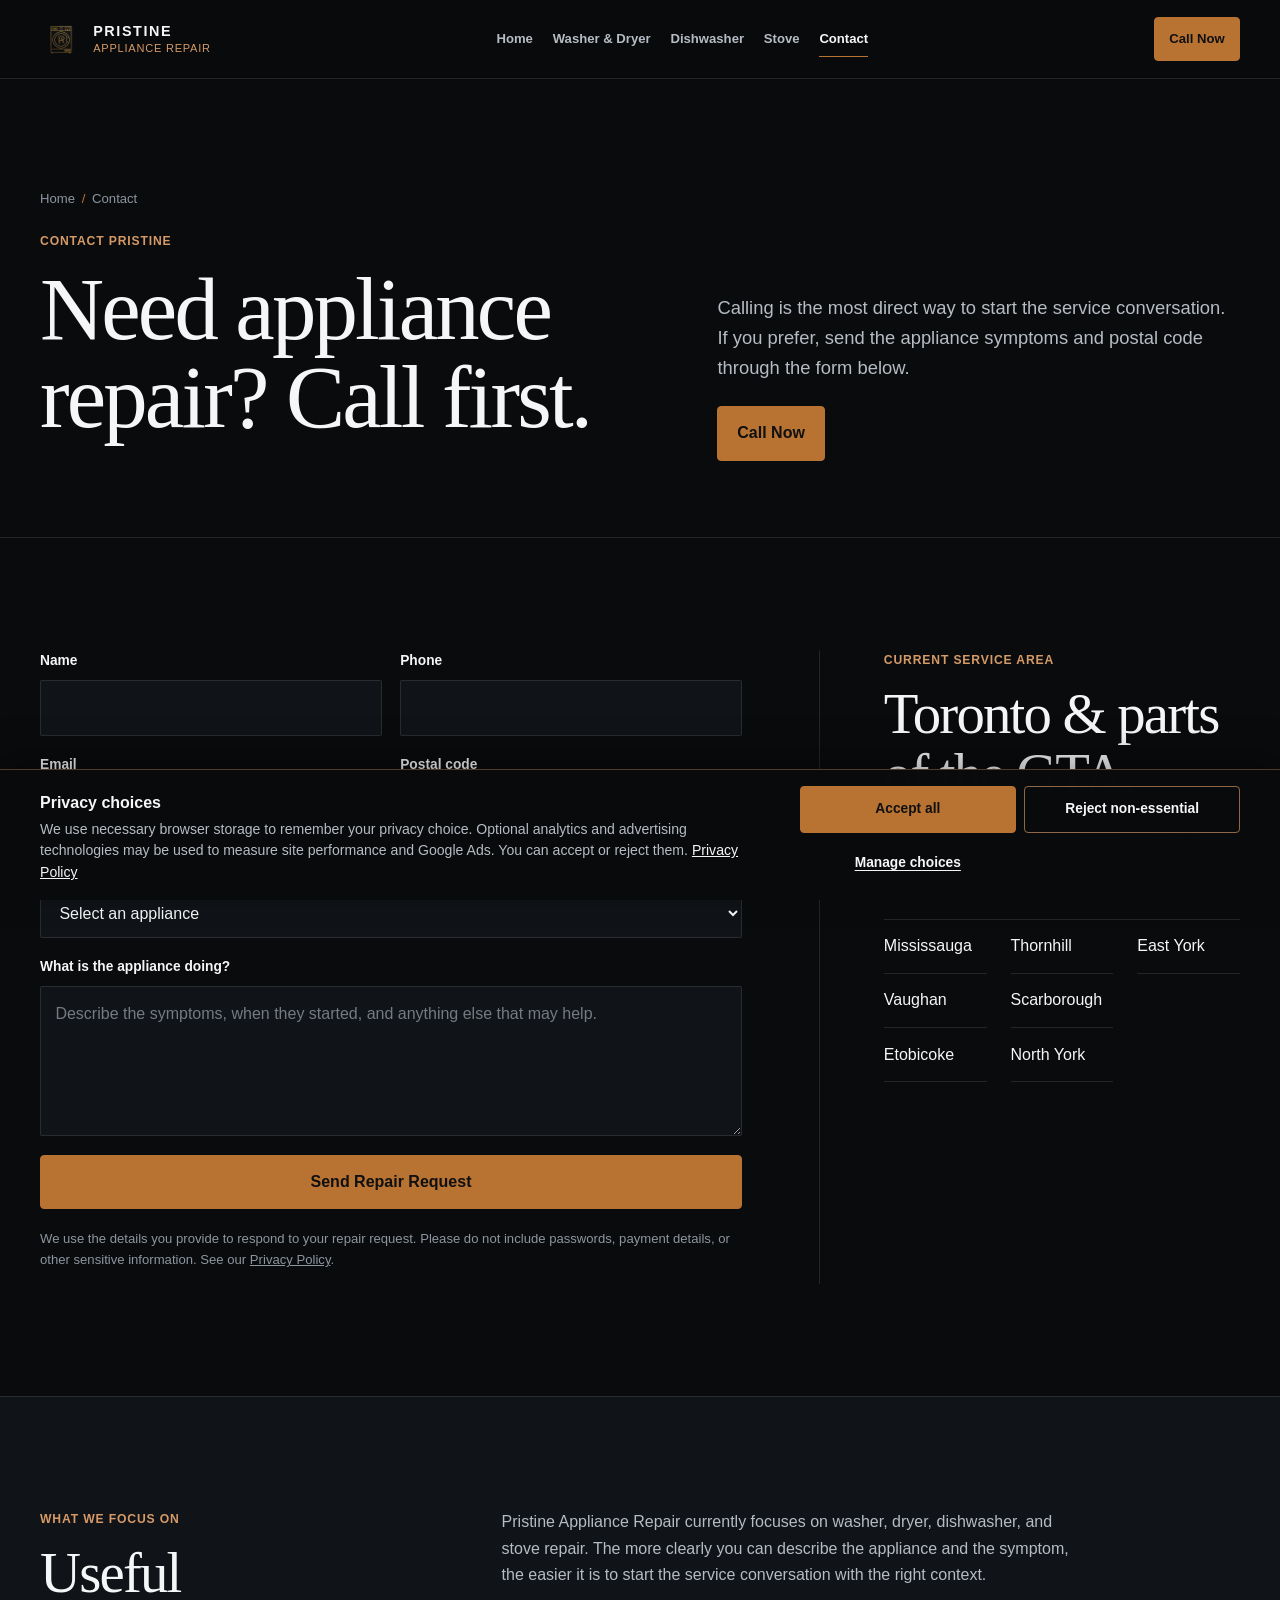
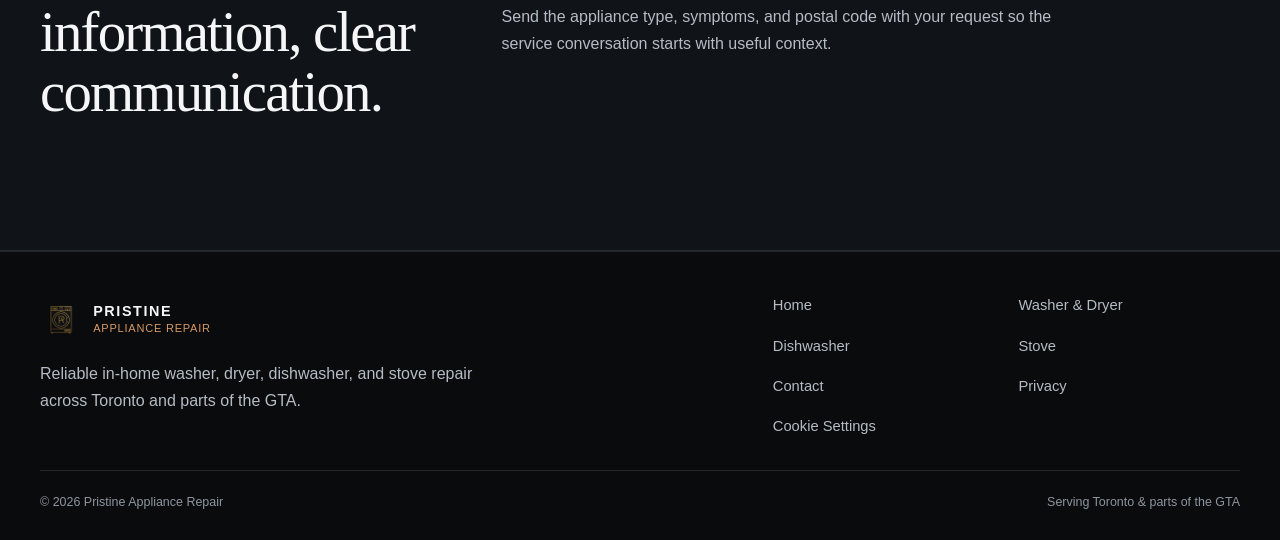
<file: contact.html>
<!doctype html>
<html lang="en-CA">
<head>
  <meta charset="utf-8">
  <meta name="viewport" content="width=device-width, initial-scale=1, viewport-fit=cover">
  <title>Contact Pristine Appliance Repair | Toronto &amp; GTA</title>
  <meta name="description" content="Contact Pristine Appliance Repair for in-home washer, dryer, dishwasher and stove repair across Toronto and parts of the GTA. Call or request service online.">
  <meta name="author" content="Pristine Appliance Repair">
  <meta name="robots" content="index,follow,max-image-preview:large,max-snippet:-1,max-video-preview:-1">
  <meta name="referrer" content="strict-origin-when-cross-origin">
  <meta name="theme-color" content="#090b0d">
  <meta name="color-scheme" content="dark">
  <meta name="geo.region" content="CA-ON">
  <meta name="geo.placename" content="Toronto, Ontario">
  <link rel="canonical" href="https://pristineappliance.ca/contact.html">
  <link rel="alternate" hreflang="en-ca" href="https://pristineappliance.ca/contact.html">
  <link rel="alternate" hreflang="x-default" href="https://pristineappliance.ca/contact.html">
  <link rel="icon" href="assets/images/logo-mark-appliance.png" type="image/png">
  <link rel="apple-touch-icon" href="assets/images/logo-mark-appliance.png">
  <link rel="manifest" href="site.webmanifest">

  <meta property="og:type" content="website">
  <meta property="og:site_name" content="Pristine Appliance Repair">
  <meta property="og:locale" content="en_CA">
  <meta property="og:title" content="Contact Pristine Appliance Repair | Toronto &amp; GTA">
  <meta property="og:description" content="Contact Pristine Appliance Repair for in-home washer, dryer, dishwasher, or stove repair across Toronto and parts of the GTA.">
  <meta property="og:url" content="https://pristineappliance.ca/contact.html">
  <meta property="og:image" content="https://pristineappliance.ca/assets/images/og-contact.png">
  <meta property="og:image:secure_url" content="https://pristineappliance.ca/assets/images/og-contact.png">
  <meta property="og:image:type" content="image/png">
  <meta property="og:image:width" content="1200">
  <meta property="og:image:height" content="630">
  <meta property="og:image:alt" content="Contact Pristine Appliance Repair for washer, dryer, dishwasher, and stove repair in Toronto and the GTA">
  <meta name="twitter:card" content="summary_large_image">
  <meta name="twitter:title" content="Contact Pristine Appliance Repair | Toronto &amp; GTA">
  <meta name="twitter:description" content="Contact Pristine Appliance Repair for in-home washer, dryer, dishwasher, or stove repair across Toronto and parts of the GTA.">
  <meta name="twitter:image" content="https://pristineappliance.ca/assets/images/og-contact.png">
  <meta name="twitter:image:alt" content="Contact Pristine Appliance Repair for washer, dryer, dishwasher, and stove repair in Toronto and the GTA">

  <link rel="stylesheet" href="assets/css/site.css">
  <link rel="stylesheet" href="assets/css/privacy.css">
  <script src="assets/js/consent.js"></script>
  <script src="assets/js/site.js" defer></script>

  <script type="application/ld+json">
  {
    "@context":"https://schema.org",
    "@graph":[
      {"@type":"WebSite","@id":"https://pristineappliance.ca/#website","url":"https://pristineappliance.ca/","name":"Pristine Appliance Repair","inLanguage":"en-CA"},
      {"@type":["LocalBusiness","HomeAndConstructionBusiness"],"@id":"https://pristineappliance.ca/#business","name":"Pristine Appliance Repair","url":"https://pristineappliance.ca/","logo":"https://pristineappliance.ca/assets/images/logo-mark-appliance.png","description":"Pristine Appliance Repair provides reliable in-home washer, dryer, dishwasher, and stove repair across Toronto and parts of the Greater Toronto Area.","areaServed":["Mississauga, Ontario","Vaughan, Ontario","Etobicoke, Toronto, Ontario","Thornhill, Ontario","Scarborough, Toronto, Ontario","North York, Toronto, Ontario","East York, Toronto, Ontario"]},
      {"@type":"ContactPage","@id":"https://pristineappliance.ca/contact.html#webpage","url":"https://pristineappliance.ca/contact.html","name":"Contact Pristine Appliance Repair | Toronto & GTA","isPartOf":{"@id":"https://pristineappliance.ca/#website"},"about":{"@id":"https://pristineappliance.ca/#business"},"inLanguage":"en-CA"},
      {"@type":"BreadcrumbList","itemListElement":[{"@type":"ListItem","position":1,"name":"Home","item":"https://pristineappliance.ca/"},{"@type":"ListItem","position":2,"name":"Contact","item":"https://pristineappliance.ca/contact.html"}]}
    ]
  }
  </script>
</head>
<body>
  <a class="skip-link" href="#main">Skip to main content</a>
  <header class="site-header">
    <div class="shell header-row">
      <a class="brand" href="index.html" aria-label="Pristine Appliance Repair home"><img src="assets/images/logo-mark-appliance.png" alt="" width="42" height="52"><span class="brand-copy"><strong>PRISTINE</strong><span>APPLIANCE REPAIR</span></span></a>
      <nav class="nav-desktop" aria-label="Primary navigation"><a href="index.html">Home</a><a href="dryer-repair.html">Washer &amp; Dryer</a><a href="dishwasher-repair.html">Dishwasher</a><a href="stove-repair.html">Stove</a><a href="contact.html" aria-current="page">Contact</a></nav>
      <a class="button header-cta" href="contact.html#request-form" data-call-link>Call Now</a>
      <button class="menu-toggle" type="button" aria-label="Open menu" aria-expanded="false" aria-controls="mobile-navigation" data-menu-toggle><span class="menu-toggle-lines" aria-hidden="true"><span></span></span></button>
    </div>
    <nav class="mobile-nav" id="mobile-navigation" aria-label="Mobile navigation" aria-hidden="true" data-mobile-nav><a href="index.html">Home</a><a href="dryer-repair.html">Washer &amp; Dryer</a><a href="dishwasher-repair.html">Dishwasher</a><a href="stove-repair.html">Stove</a><a href="contact.html" aria-current="page">Contact</a><a class="button" href="contact.html#request-form" data-call-link>Call Now</a></nav>
  </header>
  <a class="mobile-call-fab" href="contact.html#request-form" data-call-link aria-label="Call Pristine Appliance Repair" title="Call Now">
    <svg viewBox="0 0 24 24" aria-hidden="true" fill="none" stroke="currentColor" stroke-width="1.8" stroke-linecap="round" stroke-linejoin="round">
      <path d="M22 16.92v3a2 2 0 0 1-2.18 2 19.79 19.79 0 0 1-8.63-3.07 19.5 19.5 0 0 1-6-6A19.79 19.79 0 0 1 2.12 4.18 2 2 0 0 1 4.11 2h3a2 2 0 0 1 2 1.72c.12.9.33 1.78.62 2.63a2 2 0 0 1-.45 2.11L8 9.73a16 16 0 0 0 6 6l1.27-1.27a2 2 0 0 1 2.11-.45c.85.29 1.73.5 2.63.62A2 2 0 0 1 22 16.92z"/>
    </svg>
  </a>

  <main id="main">
    <section class="page-hero">
      <div class="shell page-hero-grid"><div><nav class="breadcrumbs" aria-label="Breadcrumb"><a href="index.html">Home</a><span>/</span>Contact</nav><p class="eyebrow" data-reveal>Contact Pristine</p><h1 data-reveal class="reveal-delay-1">Need appliance repair? Call first.</h1></div><div data-reveal="right"><p class="lede">Calling is the most direct way to start the service conversation. If you prefer, send the appliance symptoms and postal code through the form below.</p><div class="button-row contact-intro-actions"><a class="button" href="contact.html#request-form" data-call-link>Call Now</a></div></div></div>
    </section>

    <section class="section" id="request-form">
      <div class="shell contact-layout">
        <div data-reveal="left">
          <div class="form-success" role="status" data-form-success>Thanks — your request was submitted. We’ll follow up using the contact details you provided.</div>
          <form class="form" name="repair-request" method="POST" action="contact.html?sent=1#request-form" data-netlify="true" netlify-honeypot="bot-field">
            <input type="hidden" name="form-name" value="repair-request">
            <p hidden><label>Don’t fill this out: <input name="bot-field"></label></p>
            <div class="form-grid">
              <div class="field"><label for="name">Name</label><input class="input" id="name" name="name" type="text" autocomplete="name" required></div>
              <div class="field"><label for="phone">Phone</label><input class="input" id="phone" name="phone" type="tel" autocomplete="tel" inputmode="tel" required></div>
              <div class="field"><label for="email">Email</label><input class="input" id="email" name="email" type="email" autocomplete="email" required></div>
              <div class="field"><label for="postal">Postal code</label><input class="input" id="postal" name="postal-code" type="text" autocomplete="postal-code" placeholder="e.g. M4B 1B3" required></div>
              <div class="field field-full"><label for="appliance">Appliance</label><select class="input" id="appliance" name="appliance" required><option value="" selected disabled>Select an appliance</option><option value="washer">Washer</option><option value="dryer">Dryer</option><option value="dishwasher">Dishwasher</option><option value="stove">Stove</option></select></div>
              <div class="field field-full"><label for="message">What is the appliance doing?</label><textarea class="input" id="message" name="message" required placeholder="Describe the symptoms, when they started, and anything else that may help."></textarea></div>
            </div>
            <button class="button" type="submit">Send Repair Request</button>
            <p class="form-note">We use the details you provide to respond to your repair request. Please do not include passwords, payment details, or other sensitive information. See our <a href="privacy.html">Privacy Policy</a>.</p>
          </form>
        </div>

        <aside class="contact-aside" data-reveal="right">
          <p class="eyebrow">Current service area</p>
          <h2>Toronto &amp; parts of the GTA.</h2>
          <p>If your location is listed below, include your postal code with the request so service coverage can be confirmed.</p>
          <ul class="area-list"><li>Mississauga</li><li>Vaughan</li><li>Etobicoke</li><li>Thornhill</li><li>Scarborough</li><li>North York</li><li>East York</li></ul>
        </aside>
      </div>
    </section>

    <section class="section process">
      <div class="shell split-copy"><div data-reveal><p class="eyebrow">What we focus on</p><h2>Useful information, clear communication.</h2></div><div class="prose" data-reveal="right"><p>Pristine Appliance Repair currently focuses on washer, dryer, dishwasher, and stove repair. The more clearly you can describe the appliance and the symptom, the easier it is to start the service conversation with the right context.</p><p>Send the appliance type, symptoms, and postal code with your request so the service conversation starts with useful context.</p></div></div>
    </section>
  </main>

  <footer class="site-footer"><div class="shell"><div class="footer-top"><div class="footer-brand"><a class="brand" href="index.html" aria-label="Pristine Appliance Repair home"><img src="assets/images/logo-mark-appliance.png" alt="" width="42" height="52"><span class="brand-copy"><strong>PRISTINE</strong><span>APPLIANCE REPAIR</span></span></a><p>Reliable in-home washer, dryer, dishwasher, and stove repair across Toronto and parts of the GTA.</p></div><nav class="footer-nav" aria-label="Footer navigation"><a href="index.html">Home</a><a href="dryer-repair.html">Washer &amp; Dryer</a><a href="dishwasher-repair.html">Dishwasher</a><a href="stove-repair.html">Stove</a><a href="contact.html">Contact</a><a href="privacy.html">Privacy</a><button class="footer-link-button" type="button" data-consent-settings>Cookie Settings</button></nav></div><div class="footer-bottom"><p>© 2026 Pristine Appliance Repair</p><p>Serving Toronto &amp; parts of the GTA</p></div></div></footer>
</body>
</html>
</file>
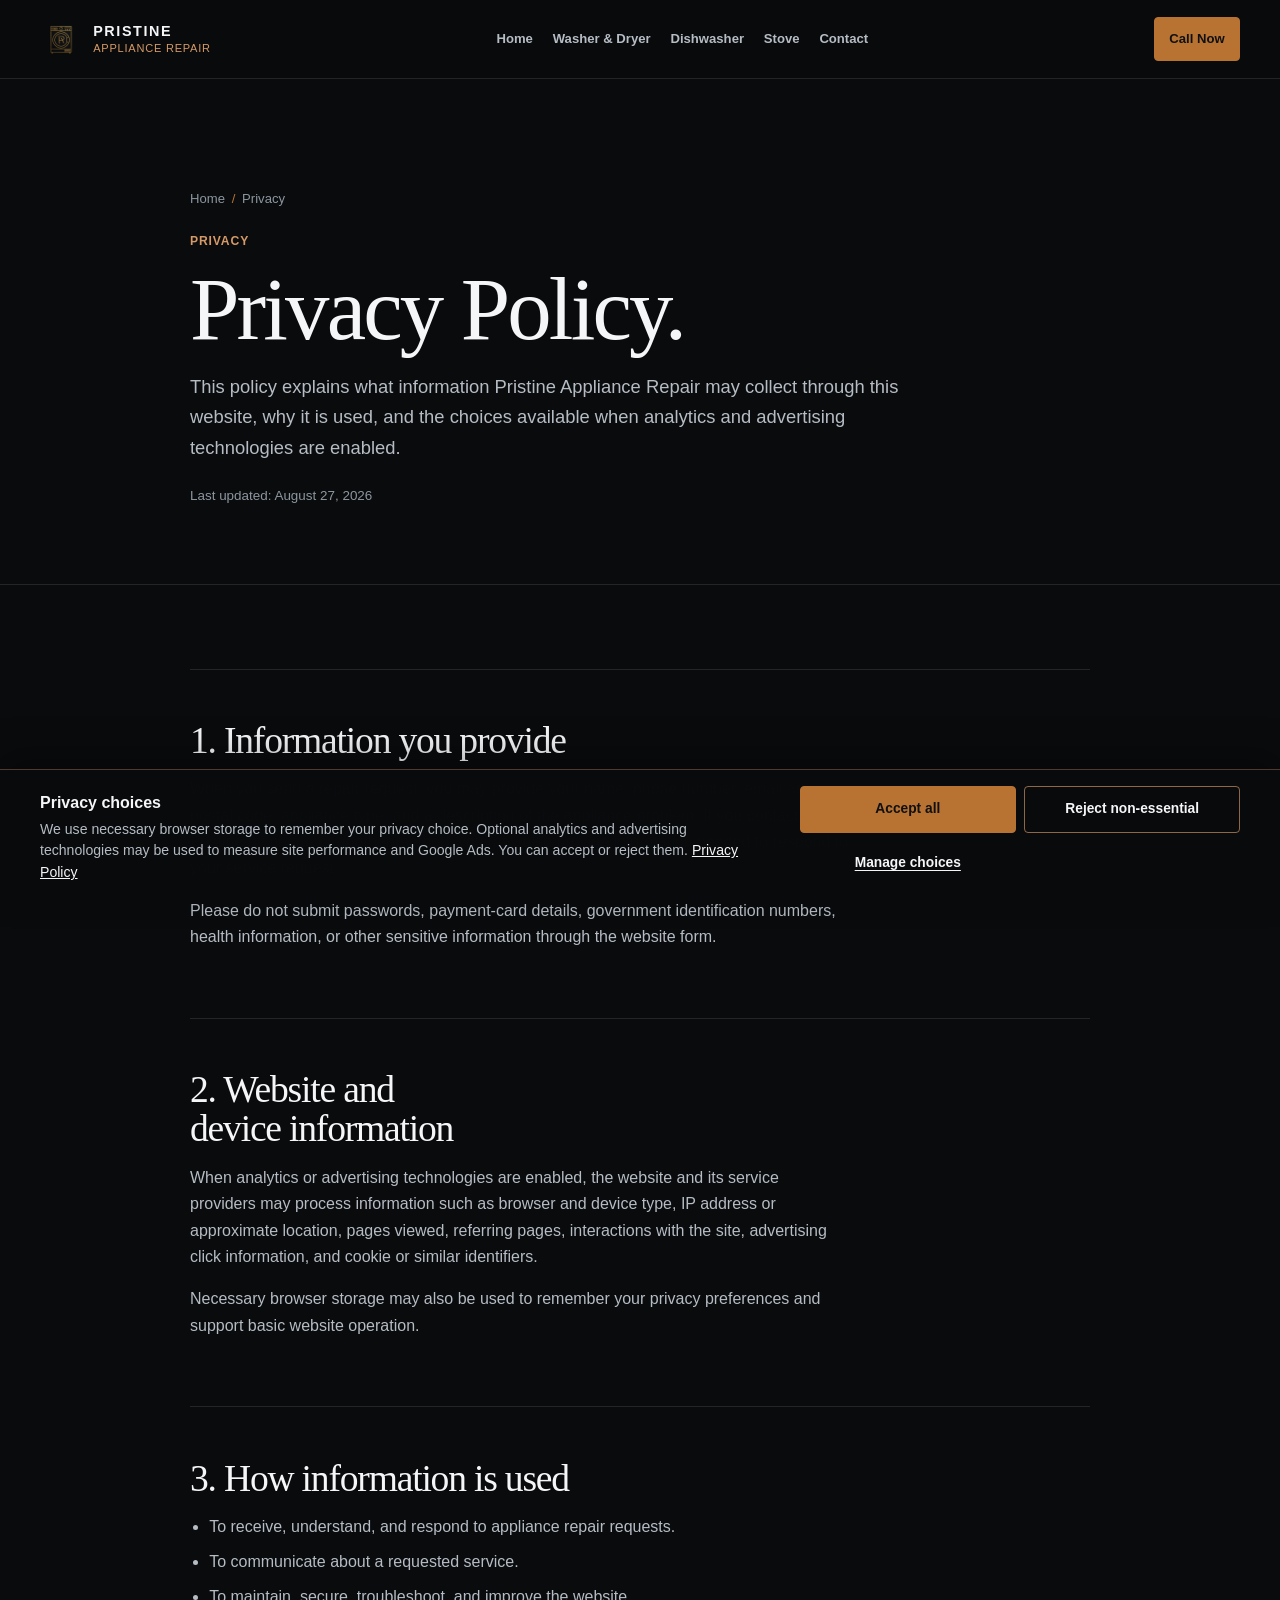
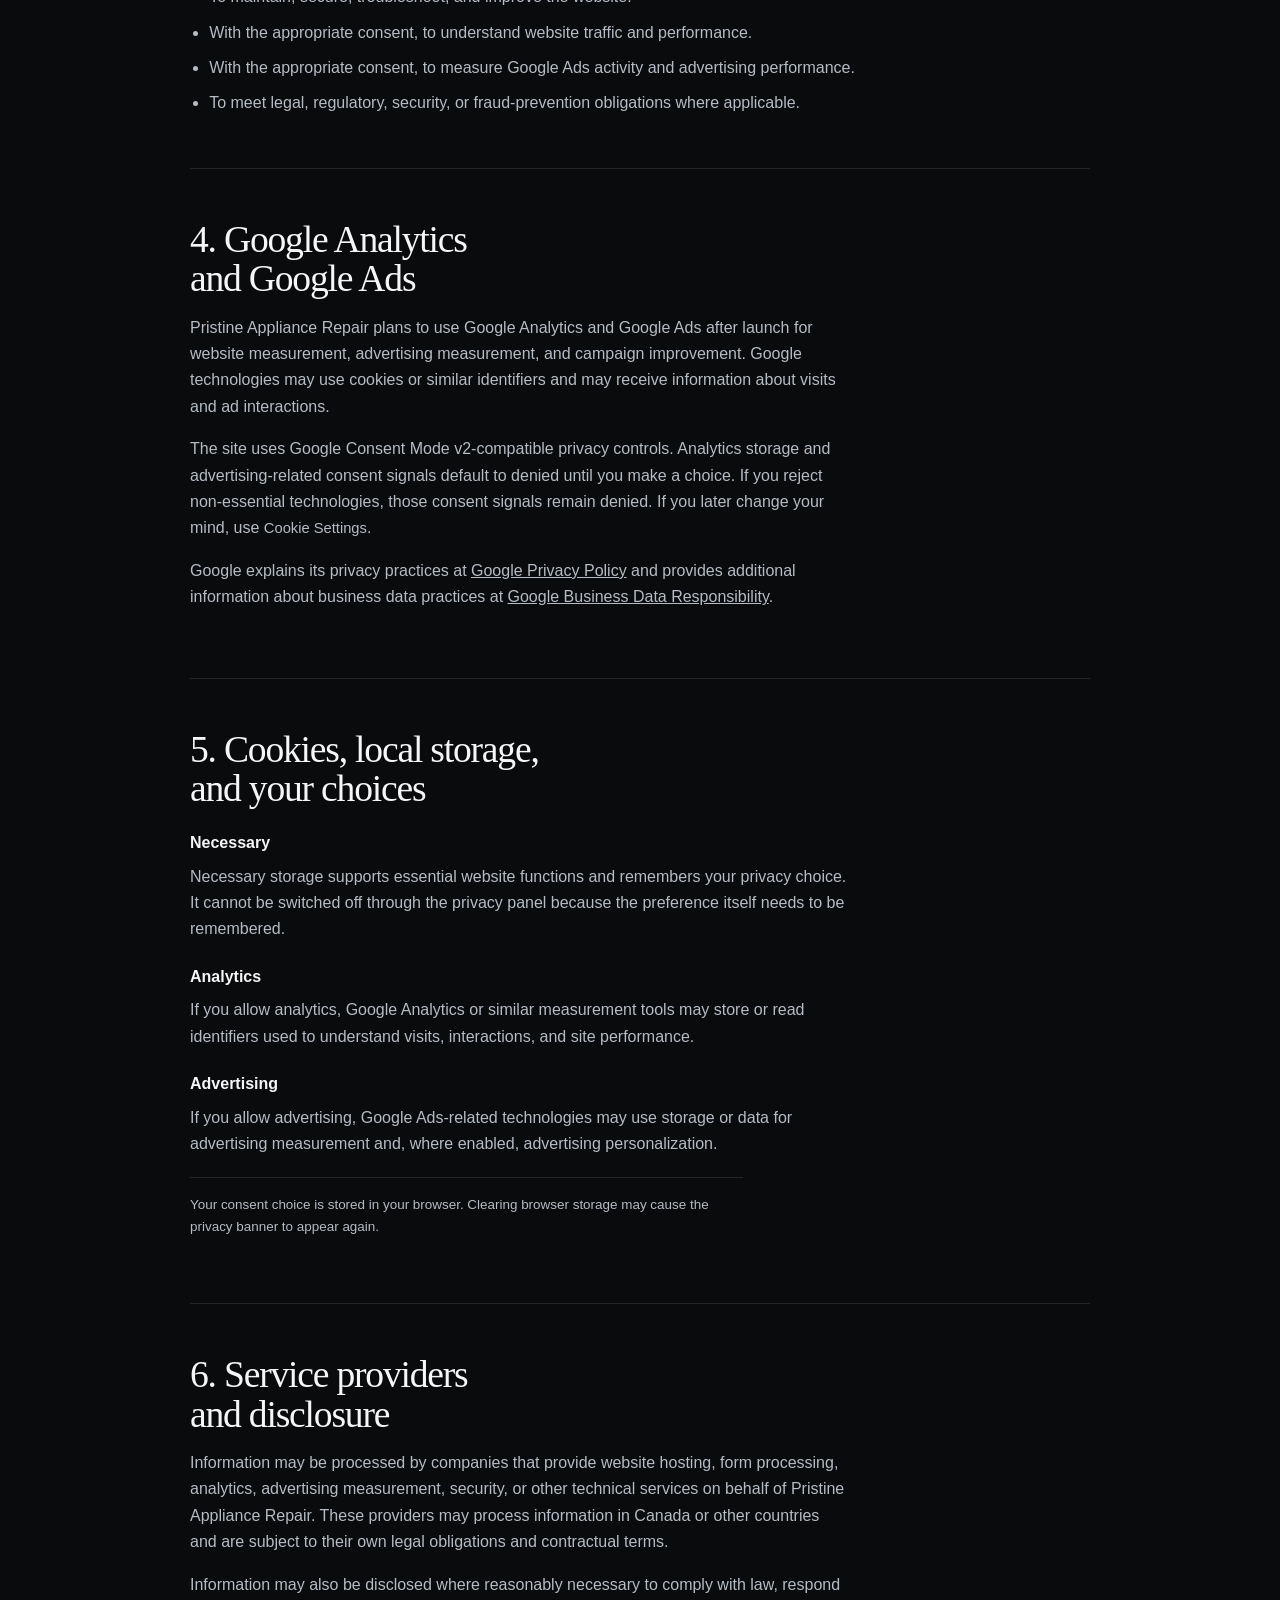
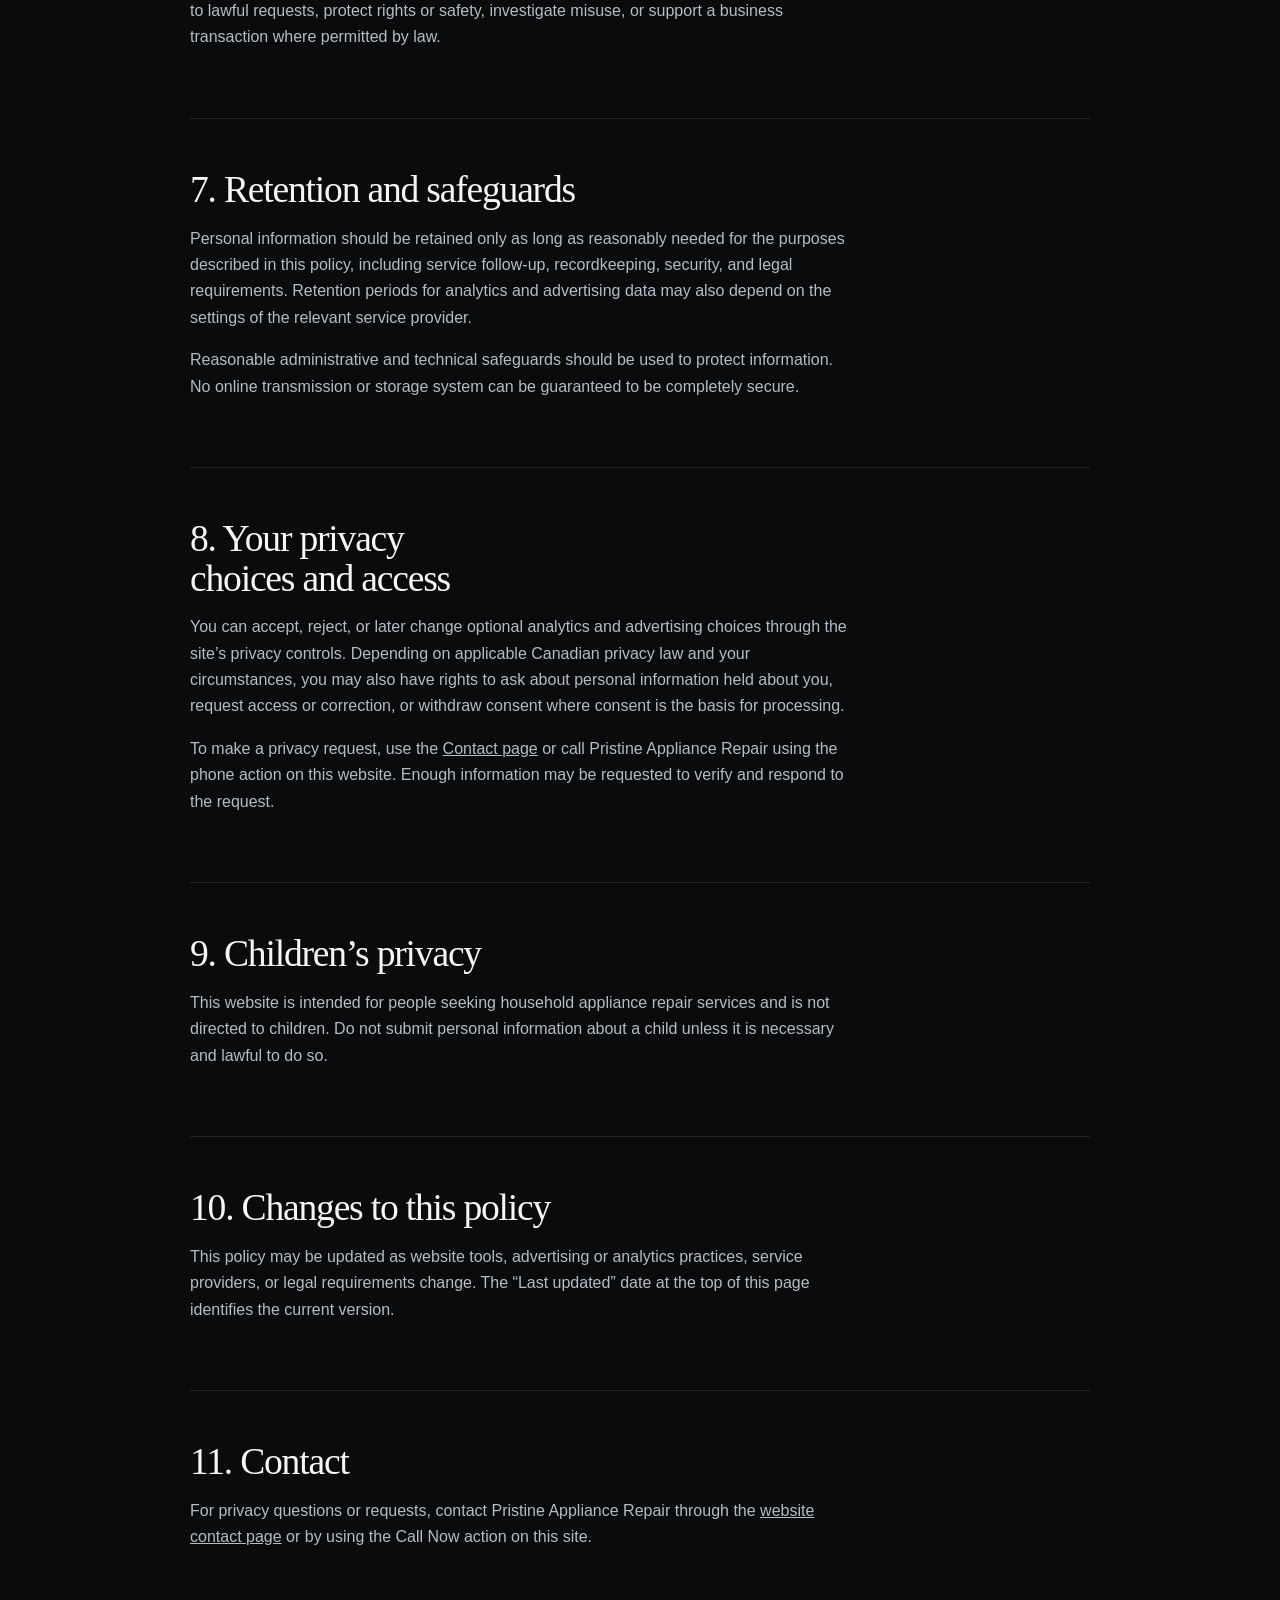
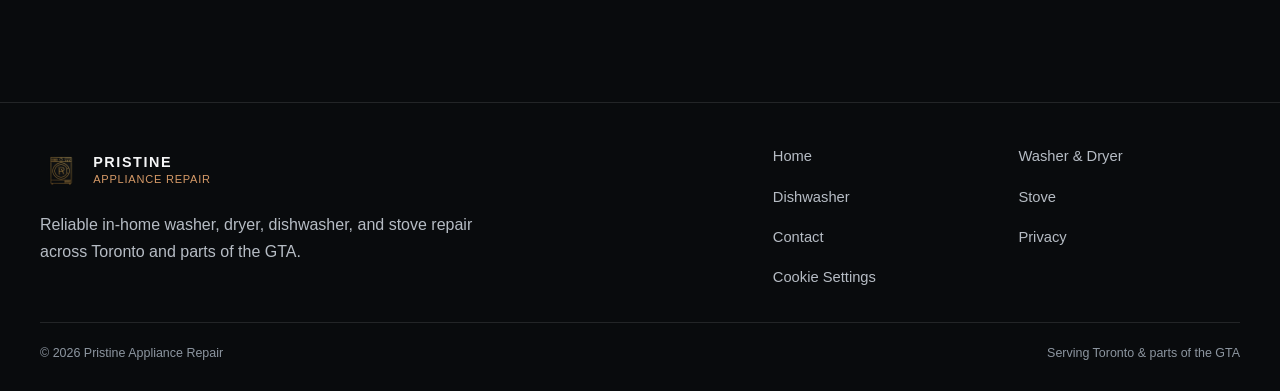
<file: privacy.html>
<!doctype html>
<html lang="en-CA">
<head>
  <meta charset="utf-8">
  <meta name="viewport" content="width=device-width, initial-scale=1, viewport-fit=cover">
  <title>Privacy Policy | Pristine Appliance Repair</title>
  <meta name="description" content="Privacy information for Pristine Appliance Repair, including repair-request data, website analytics, Google Ads measurement, cookies, and consent choices.">
  <meta name="author" content="Pristine Appliance Repair">
  <meta name="robots" content="index,follow,max-image-preview:large,max-snippet:-1,max-video-preview:-1">
  <meta name="referrer" content="strict-origin-when-cross-origin">
  <meta name="theme-color" content="#090b0d">
  <meta name="color-scheme" content="dark">
  <meta name="geo.region" content="CA-ON">
  <meta name="geo.placename" content="Toronto, Ontario">
  <link rel="canonical" href="https://pristineappliance.ca/privacy.html">
  <link rel="alternate" hreflang="en-ca" href="https://pristineappliance.ca/privacy.html">
  <link rel="alternate" hreflang="x-default" href="https://pristineappliance.ca/privacy.html">
  <link rel="icon" href="assets/images/logo-mark-appliance.png" type="image/png">
  <link rel="apple-touch-icon" href="assets/images/logo-mark-appliance.png">
  <link rel="manifest" href="site.webmanifest">

  <meta property="og:type" content="website">
  <meta property="og:site_name" content="Pristine Appliance Repair">
  <meta property="og:locale" content="en_CA">
  <meta property="og:title" content="Privacy Policy | Pristine Appliance Repair">
  <meta property="og:description" content="How Pristine Appliance Repair handles repair-request information, analytics, advertising technologies, cookies, and privacy choices.">
  <meta property="og:url" content="https://pristineappliance.ca/privacy.html">
  <meta property="og:image" content="https://pristineappliance.ca/assets/images/og-home.png">
  <meta property="og:image:secure_url" content="https://pristineappliance.ca/assets/images/og-home.png">
  <meta property="og:image:type" content="image/png">
  <meta property="og:image:width" content="1200">
  <meta property="og:image:height" content="630">
  <meta property="og:image:alt" content="Pristine Appliance Repair privacy policy">
  <meta name="twitter:card" content="summary_large_image">
  <meta name="twitter:title" content="Privacy Policy | Pristine Appliance Repair">
  <meta name="twitter:description" content="How Pristine Appliance Repair handles repair-request information, analytics, advertising technologies, cookies, and privacy choices.">
  <meta name="twitter:image" content="https://pristineappliance.ca/assets/images/og-home.png">
  <meta name="twitter:image:alt" content="Pristine Appliance Repair privacy policy">

  <link rel="stylesheet" href="assets/css/site.css">
  <link rel="stylesheet" href="assets/css/privacy.css">
  <script src="assets/js/consent.js"></script>
  <script src="assets/js/site.js" defer></script>

  <script type="application/ld+json">
  {
    "@context":"https://schema.org",
    "@type":"WebPage",
    "@id":"https://pristineappliance.ca/privacy.html#webpage",
    "url":"https://pristineappliance.ca/privacy.html",
    "name":"Privacy Policy | Pristine Appliance Repair",
    "description":"Privacy information for Pristine Appliance Repair, including repair-request data, website analytics, Google Ads measurement, cookies, and consent choices.",
    "inLanguage":"en-CA"
  }
  </script>
</head>
<body>
  <a class="skip-link" href="#main">Skip to main content</a>

  <header class="site-header">
    <div class="shell header-row">
      <a class="brand" href="index.html" aria-label="Pristine Appliance Repair home"><img src="assets/images/logo-mark-appliance.png" alt="" width="42" height="52"><span class="brand-copy"><strong>PRISTINE</strong><span>APPLIANCE REPAIR</span></span></a>
      <nav class="nav-desktop" aria-label="Primary navigation"><a href="index.html">Home</a><a href="dryer-repair.html">Washer &amp; Dryer</a><a href="dishwasher-repair.html">Dishwasher</a><a href="stove-repair.html">Stove</a><a href="contact.html">Contact</a></nav>
      <a class="button header-cta" href="contact.html#request-form" data-call-link>Call Now</a>
      <button class="menu-toggle" type="button" aria-label="Open menu" aria-expanded="false" aria-controls="mobile-navigation" data-menu-toggle><span class="menu-toggle-lines" aria-hidden="true"><span></span></span></button>
    </div>
    <nav class="mobile-nav" id="mobile-navigation" aria-label="Mobile navigation" aria-hidden="true" data-mobile-nav><a href="index.html">Home</a><a href="dryer-repair.html">Washer &amp; Dryer</a><a href="dishwasher-repair.html">Dishwasher</a><a href="stove-repair.html">Stove</a><a href="contact.html">Contact</a><a class="button" href="contact.html#request-form" data-call-link>Call Now</a></nav>
  </header>

  <a class="mobile-call-fab" href="contact.html#request-form" data-call-link aria-label="Call Pristine Appliance Repair" title="Call Now">
    <svg viewBox="0 0 24 24" aria-hidden="true" fill="none" stroke="currentColor" stroke-width="1.8" stroke-linecap="round" stroke-linejoin="round"><path d="M22 16.92v3a2 2 0 0 1-2.18 2 19.79 19.79 0 0 1-8.63-3.07 19.5 19.5 0 0 1-6-6A19.79 19.79 0 0 1 2.12 4.18 2 2 0 0 1 4.11 2h3a2 2 0 0 1 2 1.72c.12.9.33 1.78.62 2.63a2 2 0 0 1-.45 2.11L8 9.73a16 16 0 0 0 6 6l1.27-1.27a2 2 0 0 1 2.11-.45c.85.29 1.73.5 2.63.62A2 2 0 0 1 22 16.92z"/></svg>
  </a>

  <main id="main">
    <section class="page-hero">
      <div class="policy-wrap">
        <nav class="breadcrumbs" aria-label="Breadcrumb"><a href="index.html">Home</a><span>/</span>Privacy</nav>
        <p class="eyebrow" data-reveal>Privacy</p>
        <h1 data-reveal class="reveal-delay-1">Privacy Policy.</h1>
        <p class="lede policy-lede" data-reveal>This policy explains what information Pristine Appliance Repair may collect through this website, why it is used, and the choices available when analytics and advertising technologies are enabled.</p>
        <p class="policy-meta">Last updated: August 27, 2026</p>
      </div>
    </section>

    <div class="policy-wrap section-tight">
      <section class="policy-section">
        <h2>1. Information you provide</h2>
        <p>When you send a repair request, you may provide your name, phone number, email address, postal code, appliance type, and a description of the appliance problem. If you contact Pristine by phone or another method, you may also provide information needed to respond to your service request.</p>
        <p>Please do not submit passwords, payment-card details, government identification numbers, health information, or other sensitive information through the website form.</p>
      </section>

      <section class="policy-section">
        <h2>2. Website and device information</h2>
        <p>When analytics or advertising technologies are enabled, the website and its service providers may process information such as browser and device type, IP address or approximate location, pages viewed, referring pages, interactions with the site, advertising click information, and cookie or similar identifiers.</p>
        <p>Necessary browser storage may also be used to remember your privacy preferences and support basic website operation.</p>
      </section>

      <section class="policy-section">
        <h2>3. How information is used</h2>
        <ul class="policy-list">
          <li>To receive, understand, and respond to appliance repair requests.</li>
          <li>To communicate about a requested service.</li>
          <li>To maintain, secure, troubleshoot, and improve the website.</li>
          <li>With the appropriate consent, to understand website traffic and performance.</li>
          <li>With the appropriate consent, to measure Google Ads activity and advertising performance.</li>
          <li>To meet legal, regulatory, security, or fraud-prevention obligations where applicable.</li>
        </ul>
      </section>

      <section class="policy-section">
        <h2>4. Google Analytics and Google Ads</h2>
        <p>Pristine Appliance Repair plans to use Google Analytics and Google Ads after launch for website measurement, advertising measurement, and campaign improvement. Google technologies may use cookies or similar identifiers and may receive information about visits and ad interactions.</p>
        <p>The site uses Google Consent Mode v2-compatible privacy controls. Analytics storage and advertising-related consent signals default to denied until you make a choice. If you reject non-essential technologies, those consent signals remain denied. If you later change your mind, use <button class="footer-link-button" type="button" data-consent-settings>Cookie Settings</button>.</p>
        <p>Google explains its privacy practices at <a href="https://policies.google.com/privacy" rel="noopener noreferrer">Google Privacy Policy</a> and provides additional information about business data practices at <a href="https://business.safety.google/privacy/" rel="noopener noreferrer">Google Business Data Responsibility</a>.</p>
      </section>

      <section class="policy-section">
        <h2>5. Cookies, local storage, and your choices</h2>
        <h3>Necessary</h3>
        <p>Necessary storage supports essential website functions and remembers your privacy choice. It cannot be switched off through the privacy panel because the preference itself needs to be remembered.</p>
        <h3>Analytics</h3>
        <p>If you allow analytics, Google Analytics or similar measurement tools may store or read identifiers used to understand visits, interactions, and site performance.</p>
        <h3>Advertising</h3>
        <p>If you allow advertising, Google Ads-related technologies may use storage or data for advertising measurement and, where enabled, advertising personalization.</p>
        <p class="policy-note">Your consent choice is stored in your browser. Clearing browser storage may cause the privacy banner to appear again.</p>
      </section>

      <section class="policy-section">
        <h2>6. Service providers and disclosure</h2>
        <p>Information may be processed by companies that provide website hosting, form processing, analytics, advertising measurement, security, or other technical services on behalf of Pristine Appliance Repair. These providers may process information in Canada or other countries and are subject to their own legal obligations and contractual terms.</p>
        <p>Information may also be disclosed where reasonably necessary to comply with law, respond to lawful requests, protect rights or safety, investigate misuse, or support a business transaction where permitted by law.</p>
      </section>

      <section class="policy-section">
        <h2>7. Retention and safeguards</h2>
        <p>Personal information should be retained only as long as reasonably needed for the purposes described in this policy, including service follow-up, recordkeeping, security, and legal requirements. Retention periods for analytics and advertising data may also depend on the settings of the relevant service provider.</p>
        <p>Reasonable administrative and technical safeguards should be used to protect information. No online transmission or storage system can be guaranteed to be completely secure.</p>
      </section>

      <section class="policy-section">
        <h2>8. Your privacy choices and access</h2>
        <p>You can accept, reject, or later change optional analytics and advertising choices through the site’s privacy controls. Depending on applicable Canadian privacy law and your circumstances, you may also have rights to ask about personal information held about you, request access or correction, or withdraw consent where consent is the basis for processing.</p>
        <p>To make a privacy request, use the <a href="contact.html">Contact page</a> or call Pristine Appliance Repair using the phone action on this website. Enough information may be requested to verify and respond to the request.</p>
      </section>

      <section class="policy-section">
        <h2>9. Children’s privacy</h2>
        <p>This website is intended for people seeking household appliance repair services and is not directed to children. Do not submit personal information about a child unless it is necessary and lawful to do so.</p>
      </section>

      <section class="policy-section">
        <h2>10. Changes to this policy</h2>
        <p>This policy may be updated as website tools, advertising or analytics practices, service providers, or legal requirements change. The “Last updated” date at the top of this page identifies the current version.</p>
      </section>

      <section class="policy-section">
        <h2>11. Contact</h2>
        <p>For privacy questions or requests, contact Pristine Appliance Repair through the <a href="contact.html">website contact page</a> or by using the Call Now action on this site.</p>
      </section>
    </div>
  </main>

  <footer class="site-footer"><div class="shell"><div class="footer-top"><div class="footer-brand"><a class="brand" href="index.html" aria-label="Pristine Appliance Repair home"><img src="assets/images/logo-mark-appliance.png" alt="" width="42" height="52"><span class="brand-copy"><strong>PRISTINE</strong><span>APPLIANCE REPAIR</span></span></a><p>Reliable in-home washer, dryer, dishwasher, and stove repair across Toronto and parts of the GTA.</p></div><nav class="footer-nav" aria-label="Footer navigation"><a href="index.html">Home</a><a href="dryer-repair.html">Washer &amp; Dryer</a><a href="dishwasher-repair.html">Dishwasher</a><a href="stove-repair.html">Stove</a><a href="contact.html">Contact</a><a href="privacy.html" aria-current="page">Privacy</a><button class="footer-link-button" type="button" data-consent-settings>Cookie Settings</button></nav></div><div class="footer-bottom"><p>© 2026 Pristine Appliance Repair</p><p>Serving Toronto &amp; parts of the GTA</p></div></div></footer>
</body>
</html>
</file>
<file: assets/css/site.css>
:root {
  --ink: #090b0d;
  --ink-2: #101317;
  --ink-3: #171b1e;
  --paper: #f5f6f7;
  --muted: #b6bcc4;
  --steel: #8d96a0;
  --copper: #b87333;
  --copper-light: #d69a67;
  --line: rgba(245, 246, 247, 0.11);
  --line-strong: rgba(214, 154, 103, 0.34);
  --max: 1200px;
  --gutter: clamp(1rem, 4vw, 2rem);
  --section: clamp(4rem, 9vw, 7rem);
  --display: "Iowan Old Style", "Palatino Linotype", "Book Antiqua", Palatino, Georgia, serif;
  --sans: Inter, ui-sans-serif, -apple-system, BlinkMacSystemFont, "Segoe UI", sans-serif;
}

* { box-sizing: border-box; }
html { scroll-behavior: smooth; }
body {
  margin: 0;
  min-width: 320px;
  overflow-x: clip;
  background: var(--ink);
  color: var(--paper);
  font-family: var(--sans);
  line-height: 1.65;
  text-rendering: optimizeLegibility;
  -webkit-font-smoothing: antialiased;
}
body.menu-open { overflow: hidden; }
figure { margin: 0; }
img, svg { display: block; max-width: 100%; }
a { color: inherit; }
button, input, select, textarea { font: inherit; }
button { color: inherit; }
::selection { background: var(--copper); color: #fff; }

.skip-link {
  position: fixed;
  left: 1rem;
  top: 1rem;
  z-index: 9999;
  transform: translateY(-180%);
  background: var(--paper);
  color: var(--ink);
  padding: .8rem 1rem;
  border-radius: 4px;
  text-decoration: none;
}
.skip-link:focus { transform: translateY(0); }

.shell {
  width: min(var(--max), calc(100% - (var(--gutter) * 2)));
  margin-inline: auto;
  min-width: 0;
}
.section { padding-block: var(--section); }
.section-tight { padding-block: clamp(3rem, 7vw, 5.25rem); }
.divider { border-top: 1px solid var(--line); }
.eyebrow {
  margin: 0 0 .85rem;
  color: var(--copper-light);
  font-size: .76rem;
  font-weight: 700;
  letter-spacing: .07em;
  text-transform: uppercase;
}
.kicker { color: var(--muted); font-size: .9rem; }

h1, h2, h3, p { margin-top: 0; }
h1, h2, h3 { text-wrap: balance; }
h1, h2 {
  font-family: var(--display);
  font-weight: 500;
  letter-spacing: -.032em;
}
h1 {
  margin-bottom: 1.15rem;
  font-size: clamp(2.45rem, 10.2vw, 5.55rem);
  line-height: 1;
}
h2 {
  margin-bottom: 1rem;
  font-size: clamp(2rem, 6.7vw, 3.55rem);
  line-height: 1.05;
}
h3 {
  margin-bottom: .7rem;
  font-size: clamp(1.28rem, 4vw, 1.68rem);
  line-height: 1.22;
}
p { color: var(--muted); }
.lede {
  max-width: 64ch;
  font-size: clamp(1.02rem, 2.7vw, 1.15rem);
  text-wrap: pretty;
}
.prose { max-width: 66ch; }
.prose p + p { margin-top: 1rem; }

.site-header {
  position: sticky;
  inset: 0 0 auto;
  z-index: 1000;
  background: rgba(9, 11, 13, .97);
  border-bottom: 1px solid var(--line);
  transition: background .35s ease, border-color .35s ease;
}
.site-header.is-scrolled {
  background: rgba(9, 11, 13, .99);
  border-color: rgba(214, 154, 103, .2);
}
.header-row {
  min-height: 70px;
  display: flex;
  align-items: center;
  justify-content: space-between;
  gap: 1rem;
}
.brand {
  min-width: 0;
  display: inline-flex;
  align-items: center;
  gap: .7rem;
  color: var(--paper);
  text-decoration: none;
}
.brand img { width: 38px; height: 48px; object-fit: contain; }
.brand-copy { display: grid; line-height: 1.05; }
.brand-copy strong { font-size: .82rem; letter-spacing: .11em; font-weight: 700; }
.brand-copy span { margin-top: .22rem; color: var(--copper-light); font-size: .65rem; letter-spacing: .07em; }

.nav-desktop { display: none; }
.button.header-cta { display: none; }
.menu-toggle {
  width: 44px;
  height: 44px;
  padding: 0;
  border: 1px solid var(--line);
  border-radius: 4px;
  background: transparent;
  display: grid;
  place-items: center;
  cursor: pointer;
}
.menu-toggle-lines { width: 19px; height: 14px; position: relative; }
.menu-toggle-lines::before,
.menu-toggle-lines::after,
.menu-toggle-lines span {
  content: "";
  position: absolute;
  left: 0;
  width: 100%;
  height: 1.5px;
  background: var(--paper);
  transition: transform .28s ease, top .28s ease, opacity .2s ease;
}
.menu-toggle-lines::before { top: 0; }
.menu-toggle-lines span { top: 6px; }
.menu-toggle-lines::after { top: 12px; }
.menu-toggle[aria-expanded="true"] .menu-toggle-lines::before { top: 6px; transform: rotate(45deg); }
.menu-toggle[aria-expanded="true"] .menu-toggle-lines span { opacity: 0; }
.menu-toggle[aria-expanded="true"] .menu-toggle-lines::after { top: 6px; transform: rotate(-45deg); }

.mobile-nav {
  position: fixed;
  inset: 70px 0 0;
  z-index: 999;
  background: var(--ink);
  padding: 1.4rem var(--gutter) calc(2rem + env(safe-area-inset-bottom));
  display: flex;
  flex-direction: column;
  transform: translateX(100%);
  transition: transform .42s cubic-bezier(.22,1,.36,1);
  visibility: hidden;
}
.mobile-nav.is-open { transform: translateX(0); visibility: visible; }
.mobile-nav a {
  padding: 1.05rem 0;
  border-bottom: 1px solid var(--line);
  color: var(--paper);
  font-family: var(--display);
  font-size: 1.5rem;
  text-decoration: none;
}
.mobile-nav a[aria-current="page"] { color: var(--copper-light); }
.mobile-nav .button {
  margin-top: 1.5rem;
  border-bottom: 1px solid var(--copper);
  font-family: var(--sans);
  font-size: .95rem;
}

.button-row { display: flex; flex-wrap: wrap; gap: .75rem; }
.button {
  min-height: 50px;
  padding: .82rem 1.18rem;
  border: 1px solid var(--copper);
  border-radius: 4px;
  display: inline-flex;
  align-items: center;
  justify-content: center;
  gap: .55rem;
  background: var(--copper);
  color: #101010;
  font-weight: 750;
  text-decoration: none;
  transition: transform .2s ease, background .2s ease, border-color .2s ease, color .2s ease;
}
.button:hover { background: var(--copper-light); border-color: var(--copper-light); transform: translateY(-2px); }
.button-secondary { background: transparent; color: var(--paper); border-color: rgba(214,154,103,.65); }
.button-secondary:hover { color: var(--ink); }
.text-link {
  display: inline-flex;
  align-items: center;
  gap: .55rem;
  color: var(--paper);
  text-decoration: none;
  font-weight: 700;
}
.text-link::after { content: "→"; color: var(--copper-light); transition: transform .2s ease; }
.text-link:hover::after { transform: translateX(4px); }

.mobile-call-fab {
  position: fixed;
  right: max(1rem, env(safe-area-inset-right));
  bottom: max(1rem, calc(env(safe-area-inset-bottom) + .65rem));
  z-index: 990;
  width: 54px;
  height: 54px;
  border: 1px solid var(--copper-light);
  border-radius: 50%;
  display: inline-grid;
  place-items: center;
  background: var(--copper);
  color: var(--ink);
  box-shadow: 0 8px 22px rgba(0,0,0,.28);
  text-decoration: none;
  transition: transform .2s ease, background .2s ease;
}
.mobile-call-fab:hover { transform: translateY(-2px); background: var(--copper-light); }
.mobile-call-fab svg { width: 22px; height: 22px; }

.hero { overflow: clip; border-bottom: 1px solid var(--line); }
.hero-grid { min-height: 0; display: grid; }
.hero-copy {
  min-width: 0;
  padding: clamp(3rem, 9vw, 5.6rem) 0 clamp(2.5rem, 8vw, 4.6rem);
  align-self: center;
}
.hero-copy h1 { max-width: 12.5ch; }
.hero-copy .lede { max-width: 58ch; margin-bottom: 1.55rem; }
.hero-rule { width: 52px; height: 1px; margin: 1.05rem 0 1.4rem; background: var(--copper); transform-origin: left; }
.hero-meta {
  max-width: 62ch;
  margin-top: 1.45rem;
  padding-top: 1.1rem;
  border-top: 1px solid var(--line);
  color: var(--steel);
  font-size: .86rem;
  text-wrap: pretty;
}
.hero-visual {
  aspect-ratio: 4 / 5;
  margin-inline: calc(var(--gutter) * -1);
  position: relative;
  overflow: hidden;
  background: var(--ink-2);
  border-top: 1px solid var(--line);
}
.hero-visual::after {
  content: "";
  position: absolute;
  inset: 0;
  border: 1px solid rgba(184,115,51,.16);
  pointer-events: none;
}
.hero-visual img {
  width: 100%;
  height: 100%;
  object-fit: cover;
  transform: scale(1.018) translate3d(var(--px, 0), var(--py, 0), 0);
  transition: transform .7s cubic-bezier(.22,1,.36,1), filter .5s ease;
}
.hero-visual .photo-hero {
  filter: saturate(.9) contrast(1.02) brightness(.79);
  object-position: center 68%;
}

.intro-band {
  display: grid;
  gap: 1.65rem;
  padding-block: clamp(2.7rem, 7vw, 4.2rem);
}
.intro-band > div { min-width: 0; }
.intro-band strong {
  display: block;
  margin-bottom: .42rem;
  font-family: var(--display);
  font-size: 1.34rem;
  font-weight: 500;
}
.intro-band p { margin-bottom: 0; }

.service-feature { display: grid; gap: 2rem; align-items: center; }
.service-feature + .service-feature { margin-top: clamp(4rem, 9vw, 7rem); }
.service-media {
  aspect-ratio: 3 / 2;
  position: relative;
  overflow: hidden;
  background: var(--ink-2);
  border: 1px solid var(--line);
}
.service-media img {
  width: 100%;
  height: 100%;
  object-fit: cover;
  filter: saturate(.92) contrast(1.02);
  transition: transform .8s cubic-bezier(.22,1,.36,1), filter .4s ease;
}
.service-media:hover img { transform: scale(1.018); }
.photo-washer { object-position: center center; }
.photo-dryer { object-position: center center; }
.photo-dishwasher { object-position: center center; }
.photo-stove { object-position: center center; }
.service-copy { min-width: 0; max-width: 36rem; }
.service-number {
  margin-bottom: 1.2rem;
  color: var(--copper-light);
  font-family: var(--display);
  font-size: 1.04rem;
}
.service-copy > p:not(.service-number) { text-wrap: pretty; }
.issue-list {
  margin: 1.45rem 0 1.65rem;
  padding: 0;
  list-style: none;
  border-top: 1px solid var(--line);
}
.issue-list li {
  display: flex;
  justify-content: space-between;
  gap: 1rem;
  padding: .78rem 0;
  border-bottom: 1px solid var(--line);
  color: var(--paper);
}
.issue-list li::after {
  content: "";
  width: 7px;
  height: 7px;
  margin-top: .6rem;
  flex: 0 0 auto;
  border: 1px solid var(--copper);
  transform: rotate(45deg);
}

.process { background: var(--ink-2); border-block: 1px solid var(--line); }
.process-head { max-width: 54rem; margin-bottom: 2rem; }
.process-head h2 { max-width: 18ch; }
.process-list { counter-reset: steps; border-top: 1px solid var(--line); }
.process-row {
  counter-increment: steps;
  display: grid;
  grid-template-columns: 2.35rem minmax(0, 1fr);
  column-gap: 1rem;
  row-gap: .28rem;
  padding: 1.25rem 0;
  border-bottom: 1px solid var(--line);
  min-width: 0;
}
.process-row::before {
  content: "0" counter(steps);
  grid-column: 1;
  grid-row: 1 / span 2;
  color: var(--copper-light);
  font-family: var(--display);
  font-size: .95rem;
}
.process-row strong {
  grid-column: 2;
  grid-row: 1;
  min-width: 0;
  color: var(--paper);
}
.process-row p {
  grid-column: 2;
  grid-row: 2;
  min-width: 0;
  margin: 0;
  text-wrap: pretty;
}

.area-layout { display: grid; gap: 2rem; }
.area-layout > * { min-width: 0; }
.area-list {
  margin: 0;
  padding: 0;
  list-style: none;
  columns: 1;
  column-gap: 1.5rem;
  border-top: 1px solid var(--line);
}
.area-list li {
  break-inside: avoid;
  padding: .84rem 0;
  border-bottom: 1px solid var(--line);
  color: var(--paper);
}
.area-note { max-width: 55ch; }

.faq-list { min-width: 0; border-top: 1px solid var(--line); }
.faq-list details { border-bottom: 1px solid var(--line); }
.faq-list summary {
  padding: 1.2rem 2.4rem 1.2rem 0;
  cursor: pointer;
  list-style: none;
  position: relative;
  color: var(--paper);
  font-weight: 700;
  text-wrap: pretty;
}
.faq-list summary::-webkit-details-marker { display: none; }
.faq-list summary::after {
  content: "+";
  position: absolute;
  right: .1rem;
  top: 1.15rem;
  color: var(--copper-light);
  font-size: 1.2rem;
  font-weight: 400;
}
.faq-list details[open] summary::after { content: "–"; }
.faq-answer { max-width: 70ch; padding: 0 2rem 1.25rem 0; color: var(--muted); }

.final-cta {
  display: grid;
  gap: 1.5rem;
  align-items: end;
  padding-block: clamp(3.5rem, 8vw, 6rem);
}
.final-cta h2 { max-width: 22ch; margin-bottom: 0; }

.page-hero {
  padding: clamp(3.4rem, 9vw, 6.8rem) 0 clamp(3rem, 7vw, 4.8rem);
  border-bottom: 1px solid var(--line);
}
.page-hero-grid { display: grid; gap: 2.35rem; align-items: end; }
.page-hero-grid > * { min-width: 0; }
.page-hero h1 { max-width: 13ch; }
.page-hero .lede { margin-bottom: 0; }
.breadcrumbs { margin-bottom: 1.35rem; color: var(--steel); font-size: .82rem; }
.breadcrumbs a { text-decoration: none; }
.breadcrumbs span { margin-inline: .42rem; color: var(--copper); }

.problem-layout { display: grid; gap: 2.2rem; align-items: center; }
.problem-layout > * { min-width: 0; }
.problem-media {
  aspect-ratio: 3 / 2;
  border: 1px solid var(--line);
  background: var(--ink-2);
  overflow: hidden;
}
.problem-media img {
  width: 100%;
  height: 100%;
  object-fit: cover;
  filter: saturate(.92) contrast(1.02);
}
.problem-list {
  margin: 1.25rem 0 0;
  padding: 0;
  list-style: none;
  border-top: 1px solid var(--line);
}
.problem-list li {
  padding: .95rem 0;
  border-bottom: 1px solid var(--line);
  color: var(--paper);
  font-size: 1.04rem;
}
.service-action { margin-top: 1.55rem; }

.split-copy { display: grid; gap: 2rem; }
.split-copy > * { min-width: 0; }
.split-copy aside { padding-top: .35rem; }
.split-copy aside p { color: var(--steel); font-size: .92rem; }

.contact-layout { display: grid; gap: 3rem; }
.contact-layout > * { min-width: 0; }
.contact-intro-actions { margin-top: 1.4rem; }
.form { display: grid; gap: 1.15rem; }
.form-grid { display: grid; gap: 1.15rem; }
.field { display: grid; gap: .45rem; min-width: 0; }
.field label { color: var(--paper); font-size: .86rem; font-weight: 700; }
.input {
  width: 100%;
  min-width: 0;
  min-height: 50px;
  padding: .85rem .9rem;
  border: 1px solid var(--line);
  border-radius: 2px;
  outline: none;
  background: var(--ink-2);
  color: var(--paper);
  transition: border-color .2s ease, background .2s ease;
}
textarea.input { min-height: 150px; resize: vertical; }
.input:focus { border-color: var(--copper); background: #121619; }
.input::placeholder { color: #747b81; }
.form-note { font-size: .82rem; color: var(--steel); }
.form-success {
  display: none;
  margin-bottom: 1.25rem;
  padding: 1rem 0;
  border-block: 1px solid var(--line-strong);
  color: var(--paper);
}
.form-success.is-visible { display: block; }
.contact-aside { border-top: 1px solid var(--line); padding-top: 1.6rem; }
.contact-aside .area-list { margin-top: 1.25rem; }

.site-footer { border-top: 1px solid var(--line); padding: 2.6rem 0 calc(5.6rem + env(safe-area-inset-bottom)); }
.footer-top { display: grid; gap: 2rem; }
.footer-brand { max-width: 28rem; }
.footer-brand .brand { margin-bottom: 1rem; }
.footer-nav { display: grid; grid-template-columns: repeat(2, minmax(0, 1fr)); gap: 1rem 1.5rem; }
.footer-nav a { color: var(--muted); text-decoration: none; font-size: .92rem; }
.footer-nav a:hover { color: var(--paper); }
.footer-bottom {
  margin-top: 2rem;
  padding-top: 1.3rem;
  border-top: 1px solid var(--line);
  display: flex;
  flex-wrap: wrap;
  justify-content: space-between;
  gap: .7rem 1rem;
  color: var(--steel);
  font-size: .78rem;
}
.footer-bottom p { margin: 0; color: inherit; }

.motion-ready [data-reveal] {
  opacity: 0;
  transform: translateY(20px);
  transition: opacity .72s ease, transform .72s cubic-bezier(.22,1,.36,1);
}
.motion-ready [data-reveal="left"] { transform: translateX(-20px); }
.motion-ready [data-reveal="right"] { transform: translateX(20px); }
.motion-ready [data-reveal].is-visible { opacity: 1; transform: translate(0); }
.reveal-delay-1 { transition-delay: .08s; }
.reveal-delay-2 { transition-delay: .16s; }
.reveal-delay-3 { transition-delay: .24s; }
.motion-ready .hero-visual[data-reveal] {
  clip-path: inset(0 0 0 100%);
  opacity: 1;
  transform: none;
  transition: clip-path 1.05s cubic-bezier(.22,1,.36,1);
}
.motion-ready .hero-visual[data-reveal].is-visible { clip-path: inset(0 0 0 0); }
.motion-ready .mobile-call-fab { animation: call-fab-in .55s .35s both cubic-bezier(.22,1,.36,1); }
.hero-rule { animation: draw-line .85s .2s both cubic-bezier(.22,1,.36,1); }
@keyframes draw-line { from { transform: scaleX(0); } to { transform: scaleX(1); } }
@keyframes call-fab-in { from { opacity: 0; transform: translateY(14px); } to { opacity: 1; transform: translateY(0); } }

:focus-visible { outline: 2px solid var(--copper-light); outline-offset: 3px; }

@media (min-width: 480px) {
  .area-list { columns: 2; }
}

@media (min-width: 640px) {
  .brand-copy strong { font-size: .9rem; }
  .brand-copy span { font-size: .69rem; }
  .form-grid { grid-template-columns: repeat(2, minmax(0, 1fr)); }
  .field-full { grid-column: 1 / -1; }
}

@media (min-width: 768px) {
  .header-row { min-height: 78px; }
  .brand img { width: 42px; height: 52px; }
  .menu-toggle, .mobile-nav, .mobile-call-fab { display: none; }
  .nav-desktop { display: flex; align-items: center; gap: clamp(.75rem, 1.55vw, 1.35rem); }
  .nav-desktop a {
    position: relative;
    color: var(--muted);
    font-size: .82rem;
    font-weight: 650;
    text-decoration: none;
  }
  .nav-desktop a::after {
    content: "";
    position: absolute;
    left: 0;
    right: 100%;
    bottom: -.45rem;
    height: 1px;
    background: var(--copper);
    transition: right .25s ease;
  }
  .nav-desktop a:hover,
  .nav-desktop a[aria-current="page"] { color: var(--paper); }
  .nav-desktop a:hover::after,
  .nav-desktop a[aria-current="page"]::after { right: 0; }
  .button.header-cta { display: inline-flex; min-height: 42px; padding: .62rem .9rem; font-size: .82rem; }

  .intro-band { grid-template-columns: repeat(3, minmax(0, 1fr)); gap: 2.25rem; }
  .service-feature { grid-template-columns: minmax(0, 1.05fr) minmax(0, .95fr); gap: clamp(3rem, 6vw, 5.5rem); }
  .service-feature:nth-child(even) .service-media { order: 2; }
  .service-feature:nth-child(even) .service-copy { order: 1; }

  .process-row {
    grid-template-columns: 3.2rem minmax(190px, .6fr) minmax(0, 1.4fr);
    column-gap: clamp(1.2rem, 3vw, 2.2rem);
    row-gap: 0;
    align-items: baseline;
  }
  .process-row::before { grid-column: 1; grid-row: 1; }
  .process-row strong { grid-column: 2; grid-row: 1; }
  .process-row p { grid-column: 3; grid-row: 1; }

  .area-layout { grid-template-columns: .8fr 1.2fr; gap: clamp(3rem, 7vw, 6rem); }
  .area-list { columns: 2; }
  .final-cta { grid-template-columns: minmax(0, 1fr) auto; gap: 3rem; }
  .page-hero-grid { grid-template-columns: minmax(0, 1.08fr) minmax(0, .92fr); gap: 4rem; }
  .problem-layout { grid-template-columns: minmax(0, .98fr) minmax(0, 1.02fr); gap: clamp(3rem, 6vw, 5.5rem); }
  .problem-layout.reverse .problem-media { order: 2; }
  .split-copy { grid-template-columns: minmax(0, .7fr) minmax(0, 1.3fr); gap: 4rem; }
  .contact-layout { grid-template-columns: minmax(0, 1.25fr) minmax(260px, .75fr); gap: clamp(3rem, 6vw, 5.5rem); }
  .contact-aside { border-top: 0; border-left: 1px solid var(--line); padding: 0 0 0 clamp(2rem, 5vw, 4rem); }
  .site-footer { padding-bottom: 1.7rem; }
  .footer-top { grid-template-columns: 1.2fr .8fr; align-items: start; }
}

@media (min-width: 1024px) {
  .hero-grid {
    grid-template-columns: minmax(0, .98fr) minmax(0, 1.02fr);
    min-height: calc(100svh - 78px);
  }
  .hero-copy { padding-right: clamp(2.25rem, 5vw, 4.75rem); }
  .hero-copy h1 { font-size: clamp(3.4rem, 5.25vw, 5.15rem); }
  .hero-visual {
    min-height: 620px;
    aspect-ratio: auto;
    margin: 0 calc((100vw - min(var(--max), calc(100vw - (var(--gutter) * 2)))) / -2) 0 0;
    border-top: 0;
    border-left: 1px solid var(--line);
  }
  .area-list { columns: 3; }
}

@media (prefers-reduced-motion: reduce) {
  html { scroll-behavior: auto; }
  *, *::before, *::after {
    animation-duration: .01ms !important;
    animation-iteration-count: 1 !important;
    transition-duration: .01ms !important;
    scroll-behavior: auto !important;
  }
  .motion-ready [data-reveal] { opacity: 1; transform: none; clip-path: none !important; }
}
</file>
<file: assets/css/privacy.css>
/* Privacy, consent, and cookie settings */
.footer-link-button {
  appearance: none;
  border: 0;
  padding: 0;
  background: transparent;
  color: var(--muted);
  font: inherit;
  font-size: .92rem;
  text-align: left;
  cursor: pointer;
}
.footer-link-button:hover { color: var(--paper); }

.consent-banner {
  position: fixed;
  inset: auto 0 0;
  z-index: 1400;
  border-top: 1px solid var(--line-strong);
  background: rgba(9, 11, 13, .995);
  box-shadow: 0 -12px 34px rgba(0, 0, 0, .34);
  padding: 1rem 0 calc(1rem + env(safe-area-inset-bottom));
}
.consent-banner[hidden] { display: none; }
.consent-layout {
  display: grid;
  gap: 1rem;
  align-items: end;
}
.consent-copy { max-width: 62rem; }
.consent-copy h2 {
  margin-bottom: .45rem;
  font-family: var(--sans);
  font-size: 1rem;
  font-weight: 750;
  letter-spacing: 0;
}
.consent-copy p {
  margin: 0;
  color: var(--muted);
  font-size: .88rem;
  line-height: 1.55;
}
.consent-copy a { color: var(--paper); }
.consent-actions {
  display: grid;
  grid-template-columns: 1fr;
  gap: .55rem;
}
.consent-actions .button {
  width: 100%;
  min-height: 44px;
  padding: .7rem .9rem;
  font-size: .86rem;
}
.consent-text-button {
  min-height: 42px;
  border: 0;
  padding: .55rem .4rem;
  background: transparent;
  color: var(--paper);
  font: inherit;
  font-size: .86rem;
  font-weight: 700;
  text-decoration: underline;
  text-underline-offset: 3px;
  cursor: pointer;
}
body.consent-banner-open .mobile-call-fab {
  opacity: 0;
  pointer-events: none;
  transform: translateY(12px);
}

.consent-dialog {
  width: min(620px, calc(100% - 2rem));
  max-height: min(760px, calc(100dvh - 2rem));
  overflow: auto;
  margin: auto;
  border: 1px solid var(--line-strong);
  border-radius: 6px;
  padding: 0;
  background: var(--ink-2);
  color: var(--paper);
  box-shadow: 0 24px 70px rgba(0,0,0,.55);
}
.consent-dialog::backdrop { background: rgba(0,0,0,.72); }
.consent-dialog-inner { padding: clamp(1.25rem, 4vw, 2rem); }
.consent-dialog-head {
  display: flex;
  align-items: start;
  justify-content: space-between;
  gap: 1rem;
  margin-bottom: 1rem;
}
.consent-dialog h2 {
  margin: 0;
  font-family: var(--display);
  font-size: clamp(1.7rem, 5vw, 2.3rem);
}
.consent-dialog p { font-size: .92rem; }
.consent-close {
  width: 42px;
  height: 42px;
  flex: 0 0 auto;
  border: 1px solid var(--line);
  border-radius: 4px;
  background: transparent;
  color: var(--paper);
  font-size: 1.3rem;
  line-height: 1;
  cursor: pointer;
}
.consent-choice {
  display: grid;
  grid-template-columns: minmax(0, 1fr) auto;
  gap: 1rem;
  align-items: center;
  padding: 1rem 0;
  border-top: 1px solid var(--line);
}
.consent-choice strong { display: block; margin-bottom: .2rem; }
.consent-choice p { margin: 0; }
.consent-choice input[type="checkbox"] {
  width: 1.25rem;
  height: 1.25rem;
  accent-color: var(--copper);
}
.consent-always-on {
  color: var(--copper-light);
  font-size: .78rem;
  font-weight: 750;
  white-space: nowrap;
}
.consent-dialog-actions {
  display: flex;
  flex-wrap: wrap;
  gap: .7rem;
  margin-top: 1.1rem;
}
.consent-dialog-actions .button { min-height: 46px; }
.consent-dialog-footnote {
  margin: 1rem 0 0;
  color: var(--steel);
  font-size: .78rem !important;
}

.policy-wrap { width: min(900px, calc(100% - (var(--gutter) * 2))); margin-inline: auto; }
.policy-lede { max-width: 70ch; }
.policy-meta {
  margin: 1.35rem 0 0;
  color: var(--steel);
  font-size: .84rem;
}
.policy-section {
  padding: clamp(2rem, 5vw, 3.2rem) 0;
  border-top: 1px solid var(--line);
}
.policy-section h2 {
  max-width: 22ch;
  margin-bottom: 1rem;
  font-size: clamp(1.65rem, 4vw, 2.35rem);
}
.policy-section h3 {
  margin-top: 1.5rem;
  font-family: var(--sans);
  font-size: 1rem;
  font-weight: 750;
  letter-spacing: 0;
}
.policy-section p,
.policy-section li { max-width: 74ch; color: var(--muted); }
.policy-list { margin: .8rem 0 0; padding-left: 1.2rem; }
.policy-list li + li { margin-top: .55rem; }
.policy-note {
  margin-top: 1.2rem;
  padding: 1rem 0 0;
  border-top: 1px solid var(--line);
  color: var(--steel);
  font-size: .84rem;
}

@media (min-width: 640px) {
  .consent-actions { grid-template-columns: repeat(2, minmax(0, 1fr)); }
  .consent-text-button { grid-column: 1 / -1; }
}

@media (min-width: 900px) {
  .consent-layout { grid-template-columns: minmax(0, 1fr) auto; gap: 2rem; }
  .consent-actions {
    min-width: 440px;
    grid-template-columns: repeat(2, minmax(0, 1fr));
    align-items: center;
  }
  .consent-text-button { grid-column: auto; }
}
</file>
